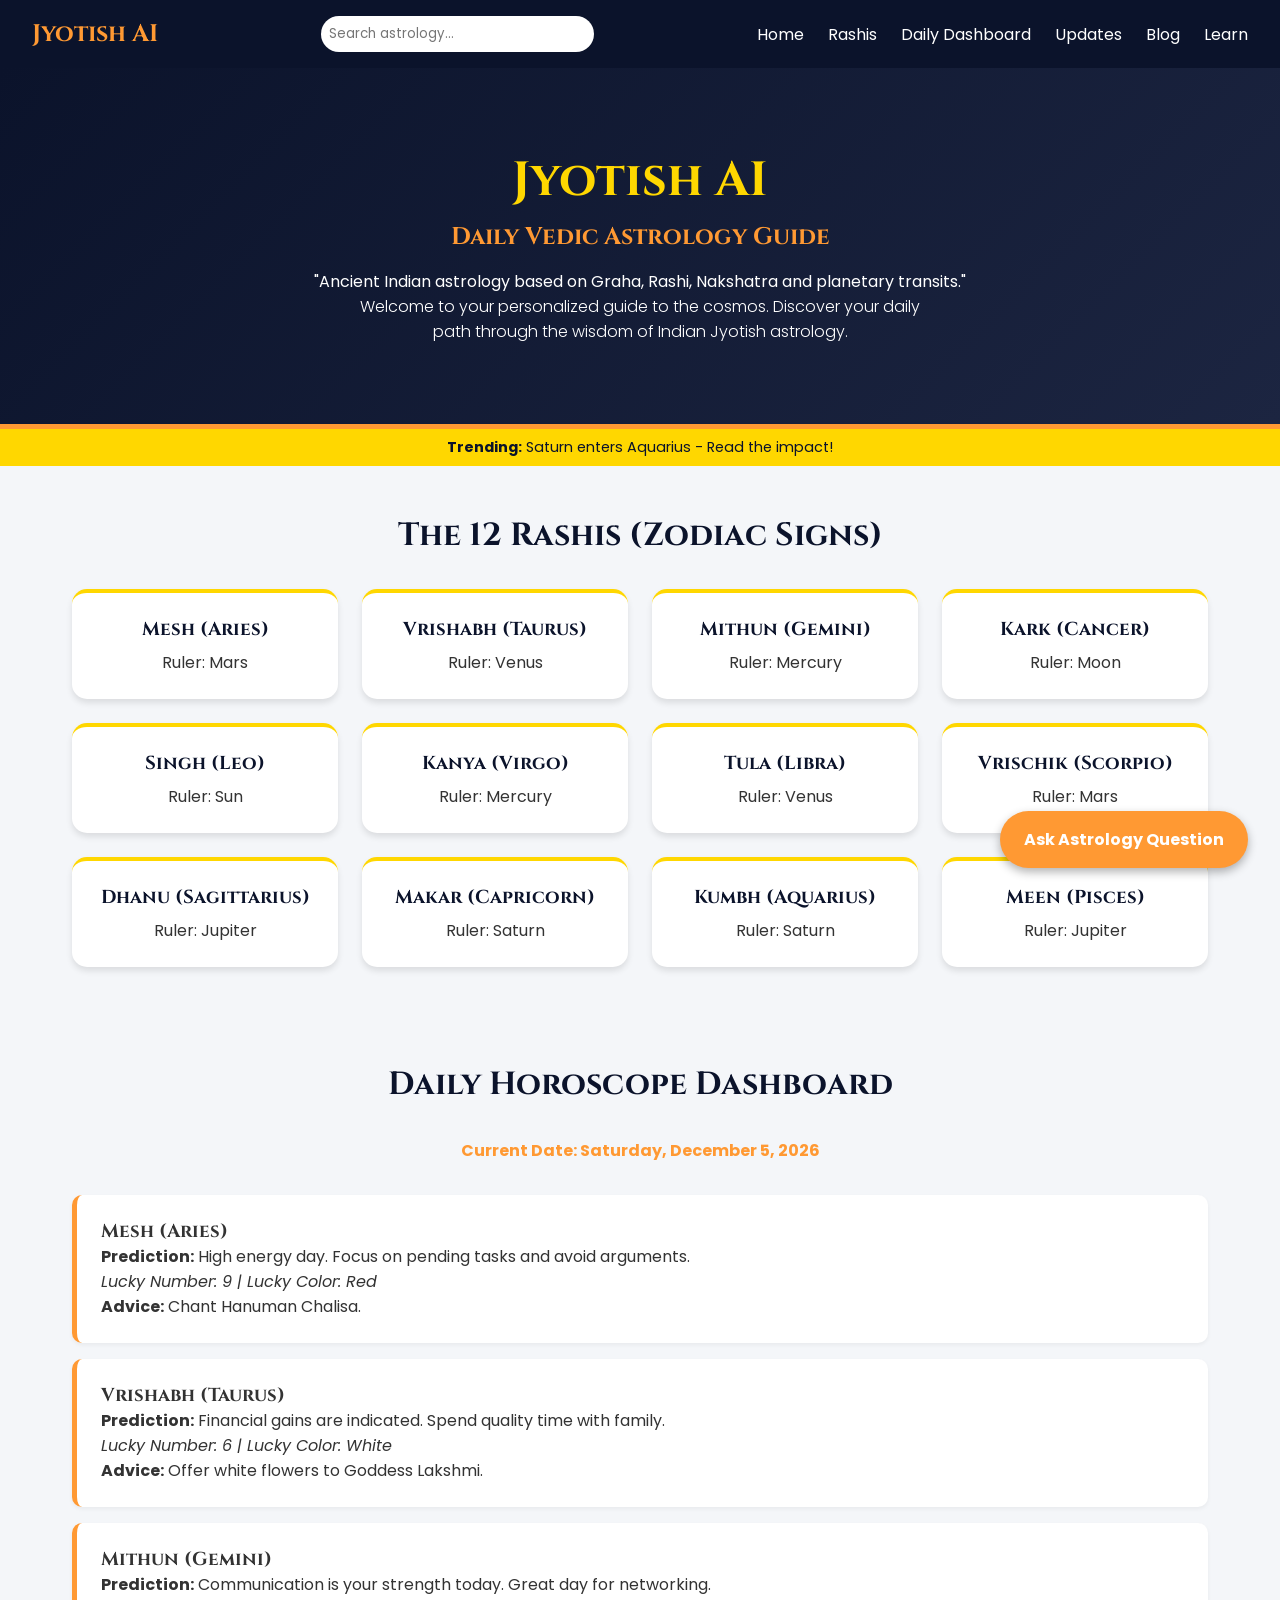
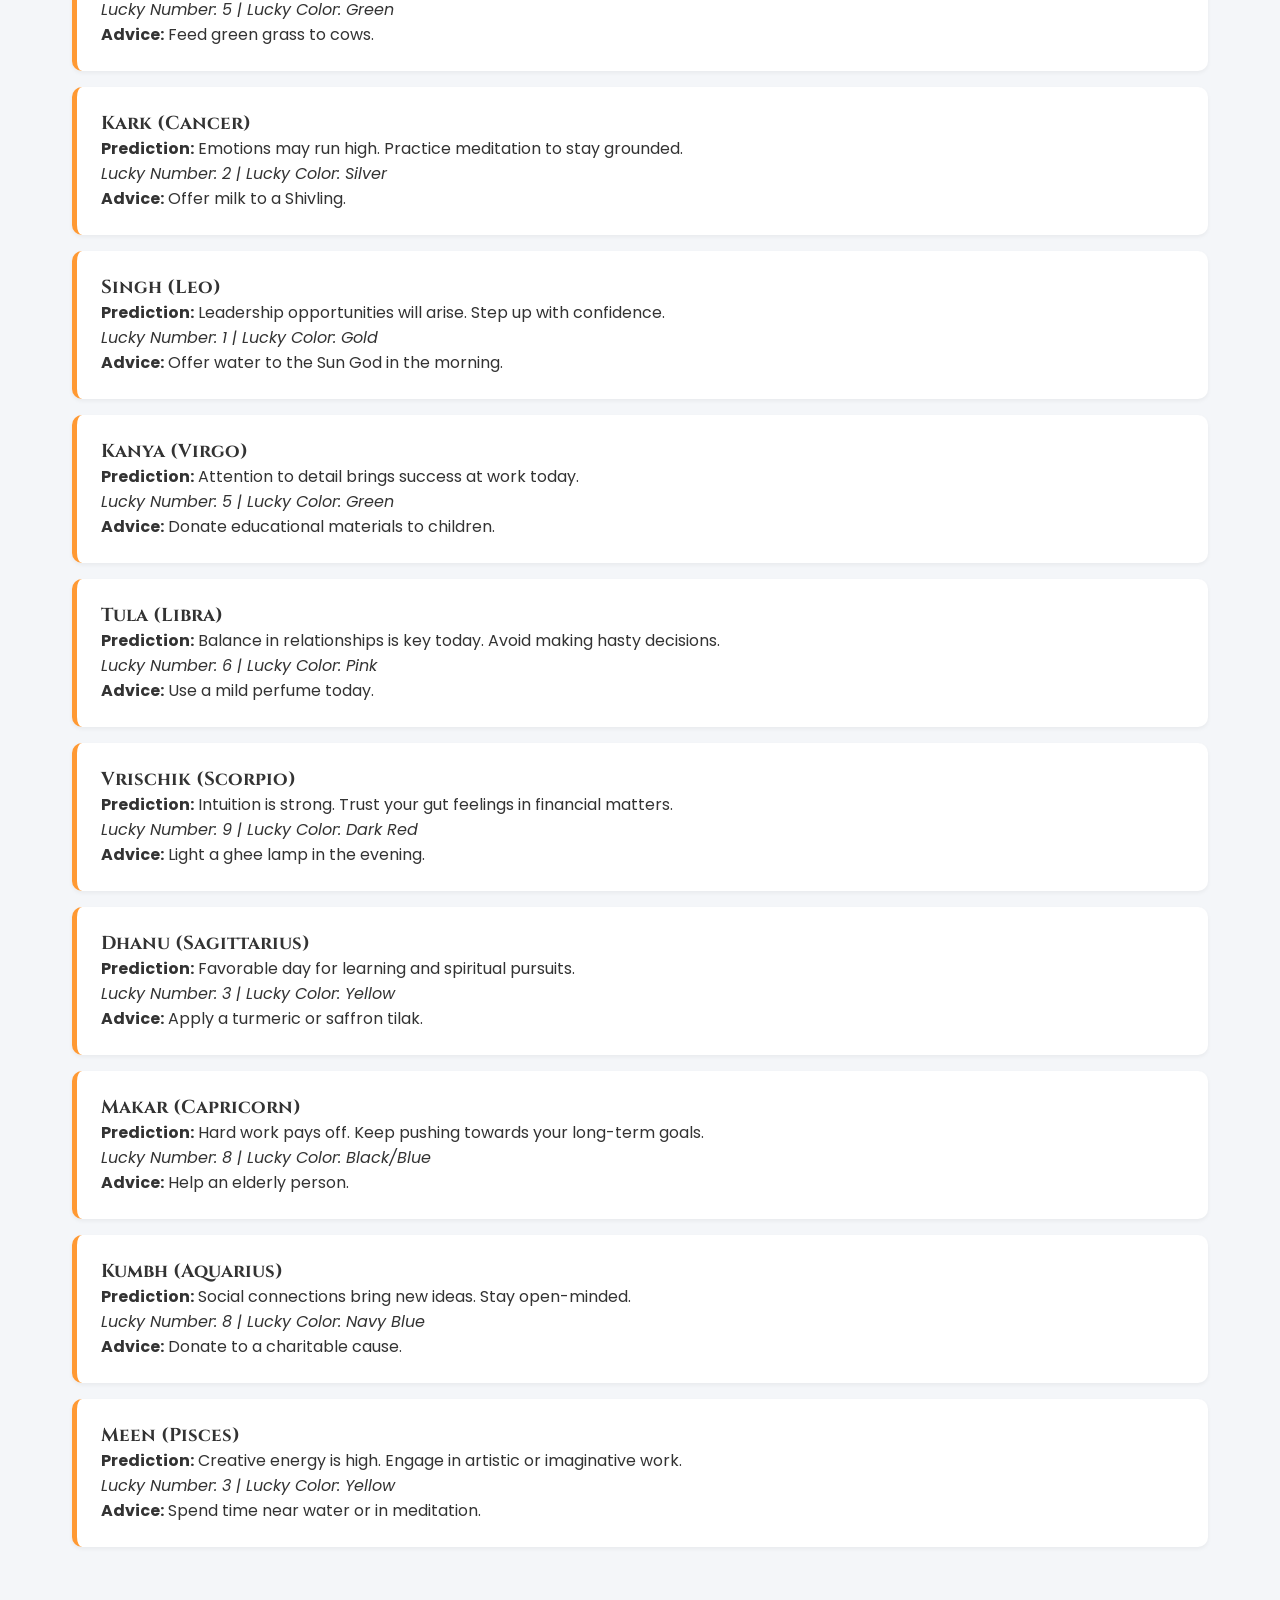
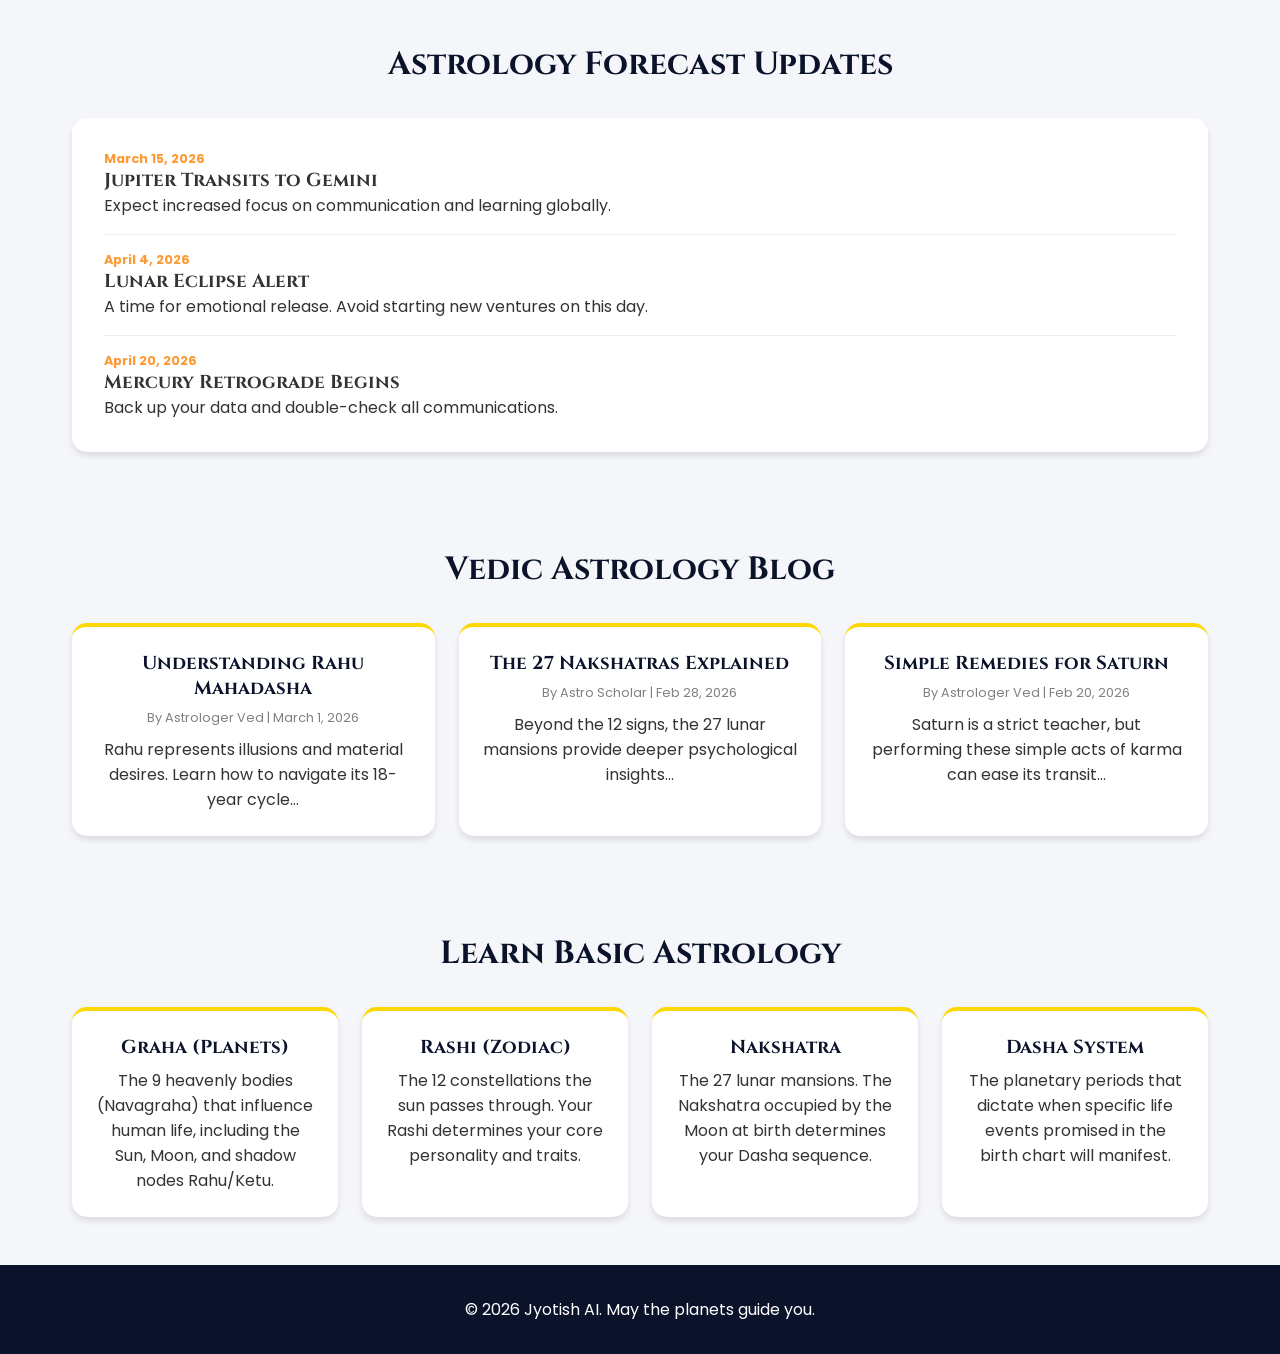
<file: index.html>
<!DOCTYPE html>
<html lang="en">
<head>
    <meta charset="UTF-8">
    <meta name="viewport" content="width=device-width, initial-scale=1.0">
    <title>Jyotish AI – Daily Vedic Astrology Guide</title>
    <link rel="stylesheet" href="style.css">
    <link href="https://fonts.googleapis.com/css2?family=Poppins:wght@300;400;600&family=Cinzel:wght@500;700&display=swap" rel="stylesheet">
</head>
<body>

    <nav>
        <div class="logo">Jyotish AI</div>
        <div class="search-bar">
            <input type="text" id="searchInput" placeholder="Search astrology...">
        </div>
        <ul class="nav-links">
            <li><a href="#home">Home</a></li>
            <li><a href="#rashis">Rashis</a></li>
            <li><a href="#dashboard">Daily Dashboard</a></li>
            <li><a href="#updates">Updates</a></li>
            <li><a href="#blog">Blog</a></li>
            <li><a href="#learn">Learn</a></li>
        </ul>
    </nav>

    <header id="home">
        <div class="hero-content">
            <h1>Jyotish AI</h1>
            <h2>Daily Vedic Astrology Guide</h2>
            <p>"Ancient Indian astrology based on Graha, Rashi, Nakshatra and planetary transits."</p>
            <p class="welcome-text">Welcome to your personalized guide to the cosmos. Discover your daily path through the wisdom of Indian Jyotish astrology.</p>
        </div>
    </header>

    <div class="trending-panel">
        <strong>Trending:</strong> <span id="trending-text">Saturn enters Aquarius - Read the impact!</span>
    </div>

    <main>
        <section id="rashis" class="section">
            <h2 class="section-title">The 12 Rashis (Zodiac Signs)</h2>
            <div id="rashi-grid" class="grid-container">
                </div>
        </section>

        <section id="dashboard" class="section dashboard-section">
            <h2 class="section-title">Daily Horoscope Dashboard</h2>
            <p class="date-display">Current Date: <span id="current-date"></span></p>
            <div id="dashboard-list" class="dashboard-list">
                </div>
        </section>

        <section id="updates" class="section">
            <h2 class="section-title">Astrology Forecast Updates</h2>
            <div id="updates-feed" class="updates-feed">
                </div>
        </section>

        <section id="blog" class="section">
            <h2 class="section-title">Vedic Astrology Blog</h2>
            <div id="blog-grid" class="grid-container">
                </div>
        </section>

        <section id="learn" class="section">
            <h2 class="section-title">Learn Basic Astrology</h2>
            <div id="learn-grid" class="grid-container">
                </div>
        </section>
    </main>

    <div id="rashi-modal" class="modal hidden">
        <div class="modal-content">
            <span class="close-btn" onclick="closeModal()">&times;</span>
            <h2 id="modal-title"></h2>
            <p><strong>Planet Influence:</strong> <span id="modal-planet"></span></p>
            <p><strong>Lucky Color:</strong> <span id="modal-color"></span></p>
            <p><strong>Lucky Number:</strong> <span id="modal-number"></span></p>
            <div class="modal-body">
                <h3>Today's Prediction</h3>
                <p id="modal-prediction"></p>
                <h3>Guidance</h3>
                <p id="modal-advice"></p>
            </div>
        </div>
    </div>

    <button id="fab" onclick="toggleChat()">Ask Astrology Question</button>

    <div id="chatbox" class="chatbox hidden">
        <div class="chat-header">
            <h3>Vedic Astro Assistant</h3>
            <button onclick="toggleChat()">X</button>
        </div>
        <div id="chat-output" class="chat-output">
            <div class="message bot">Namaste! I am your Jyotish assistant. How can I help you today? (e.g., "What is Saturn transit?", "Aries today")</div>
        </div>
        <div class="chat-input-area">
            <input type="text" id="chat-input" placeholder="Type your question..." onkeypress="handleChatEnter(event)">
            <button onclick="sendMessage()">Send</button>
        </div>
    </div>

    <footer>
        <p>&copy; 2026 Jyotish AI. May the planets guide you.</p>
    </footer>

    <script src="script.js"></script>
</body>
  </html>
</file>
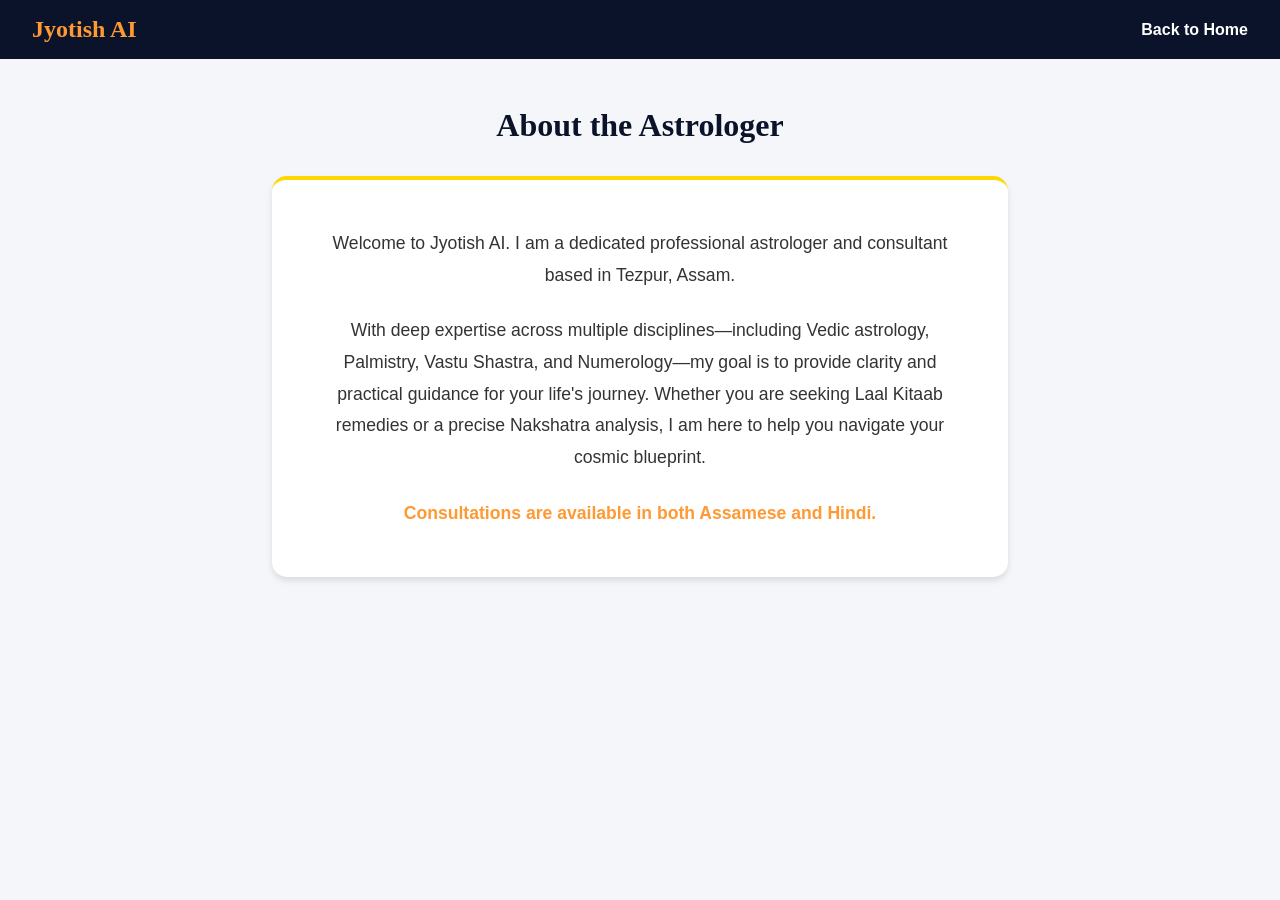
<file: about.html>
<!DOCTYPE html>
<html lang="en">
<head>
    <meta charset="UTF-8">
    <meta name="viewport" content="width=device-width, initial-scale=1.0">
    <title>About - Jyotish AI</title>
    <link rel="stylesheet" href="style.css">
</head>
<body>
    <nav style="background-color: #0B132B; padding: 1rem 2rem; display: flex; justify-content: space-between;">
        <div class="logo" style="color: #FF9933; font-size: 1.5rem; font-weight: bold; font-family: 'Cinzel', serif;">Jyotish AI</div>
        <a href="index.html" style="color: white; text-decoration: none; font-weight: bold;">Back to Home</a>
    </nav>

    <main class="section" style="padding: 3rem 2rem; max-width: 800px; margin: 0 auto; text-align: center;">
        <h2 class="section-title" style="color: #0B132B; margin-bottom: 2rem; font-size: 2rem; font-family: 'Cinzel', serif;">About the Astrologer</h2>
        
        <div class="card" style="padding: 3rem;">
            <p style="font-size: 1.1rem; line-height: 1.8; margin-bottom: 1.5rem;">
                Welcome to Jyotish AI. I am a dedicated professional astrologer and consultant based in Tezpur, Assam. 
            </p>
            <p style="font-size: 1.1rem; line-height: 1.8; margin-bottom: 1.5rem;">
                With deep expertise across multiple disciplines—including Vedic astrology, Palmistry, Vastu Shastra, and Numerology—my goal is to provide clarity and practical guidance for your life's journey. Whether you are seeking Laal Kitaab remedies or a precise Nakshatra analysis, I am here to help you navigate your cosmic blueprint.
            </p>
            <p style="font-size: 1.1rem; line-height: 1.8; color: #FF9933; font-weight: bold;">
                Consultations are available in both Assamese and Hindi.
            </p>
        </div>
    </main>
</body>
</html>
</file>
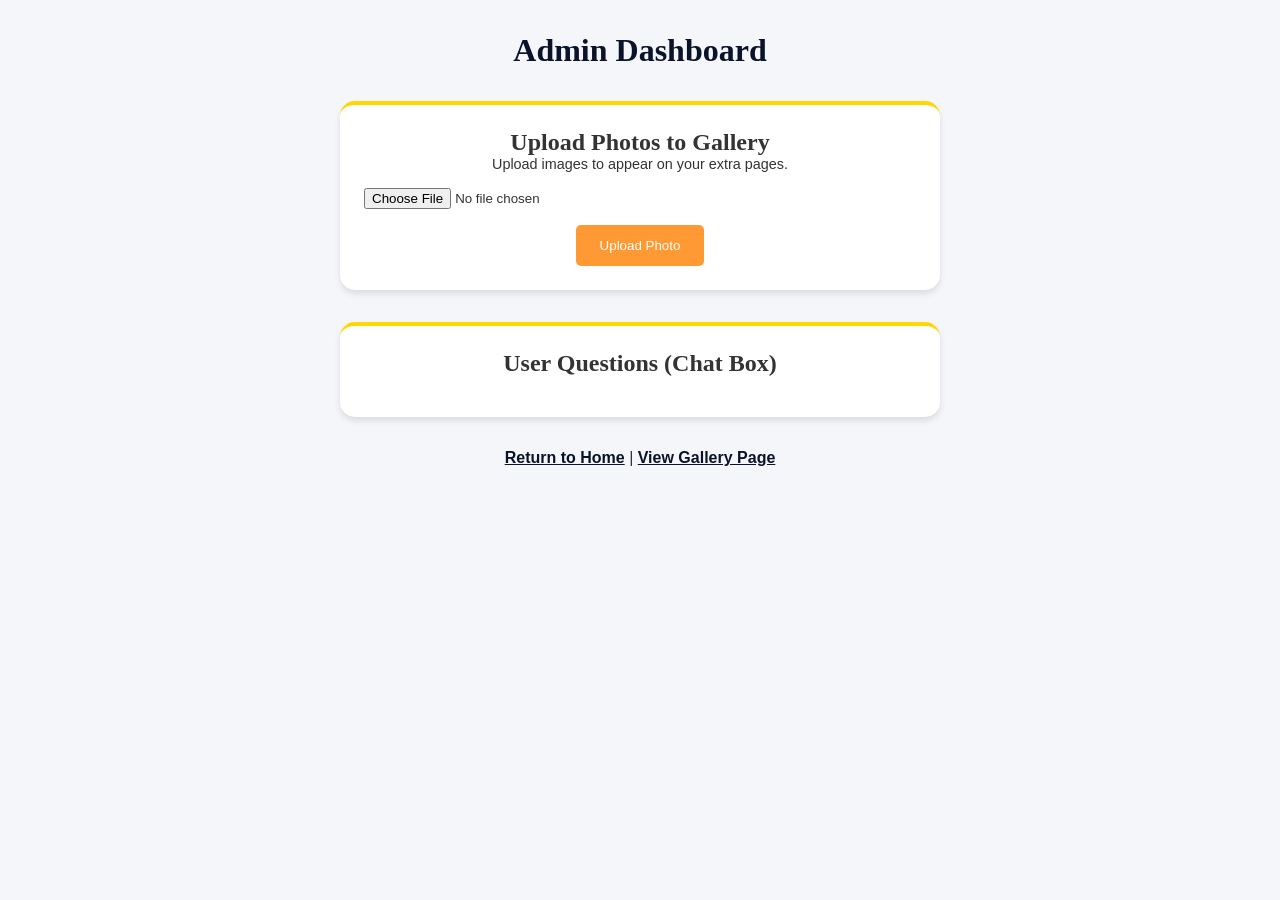
<file: admin.html>
<!DOCTYPE html>
<html lang="en">
<head>
    <meta charset="UTF-8">
    <meta name="viewport" content="width=device-width, initial-scale=1.0">
    <title>Admin - Jyotish AI</title>
    <link rel="stylesheet" href="style.css">
</head>
<body style="background-color: var(--bg-light); padding: 2rem;">

    <h1 style="text-align: center; color: var(--dark-blue);">Admin Dashboard</h1>

    <div class="card" style="max-width: 600px; margin: 2rem auto;">
        <h2>Upload Photos to Gallery</h2>
        <p style="font-size: 0.9rem; margin-bottom: 1rem;">Upload images to appear on your extra pages.</p>
        <input type="file" id="photoInput" accept="image/*" style="margin-bottom: 1rem; width: 100%;">
        <button onclick="savePhoto()" style="background: var(--saffron); color: white; border: none; padding: 0.8rem 1.5rem; border-radius: 5px; cursor: pointer;">Upload Photo</button>
        <p id="upload-status" style="color: green; margin-top: 10px; display: none;">Photo saved successfully!</p>
    </div>

    <div class="card" style="max-width: 600px; margin: 2rem auto;">
        <h2>User Questions (Chat Box)</h2>
        <div id="admin-questions" style="margin-top: 1rem; text-align: left;">
            </div>
    </div>

    <div style="text-align: center; margin-top: 2rem;">
        <a href="index.html" style="color: var(--dark-blue); font-weight: bold;">Return to Home</a> | 
        <a href="gallery.html" style="color: var(--dark-blue); font-weight: bold;">View Gallery Page</a>
    </div>

    <script src="script.js"></script>
    <script>
        // Load questions when admin page opens
        window.onload = loadAdminQuestions;
    </script>
</body>
</html>
</file>
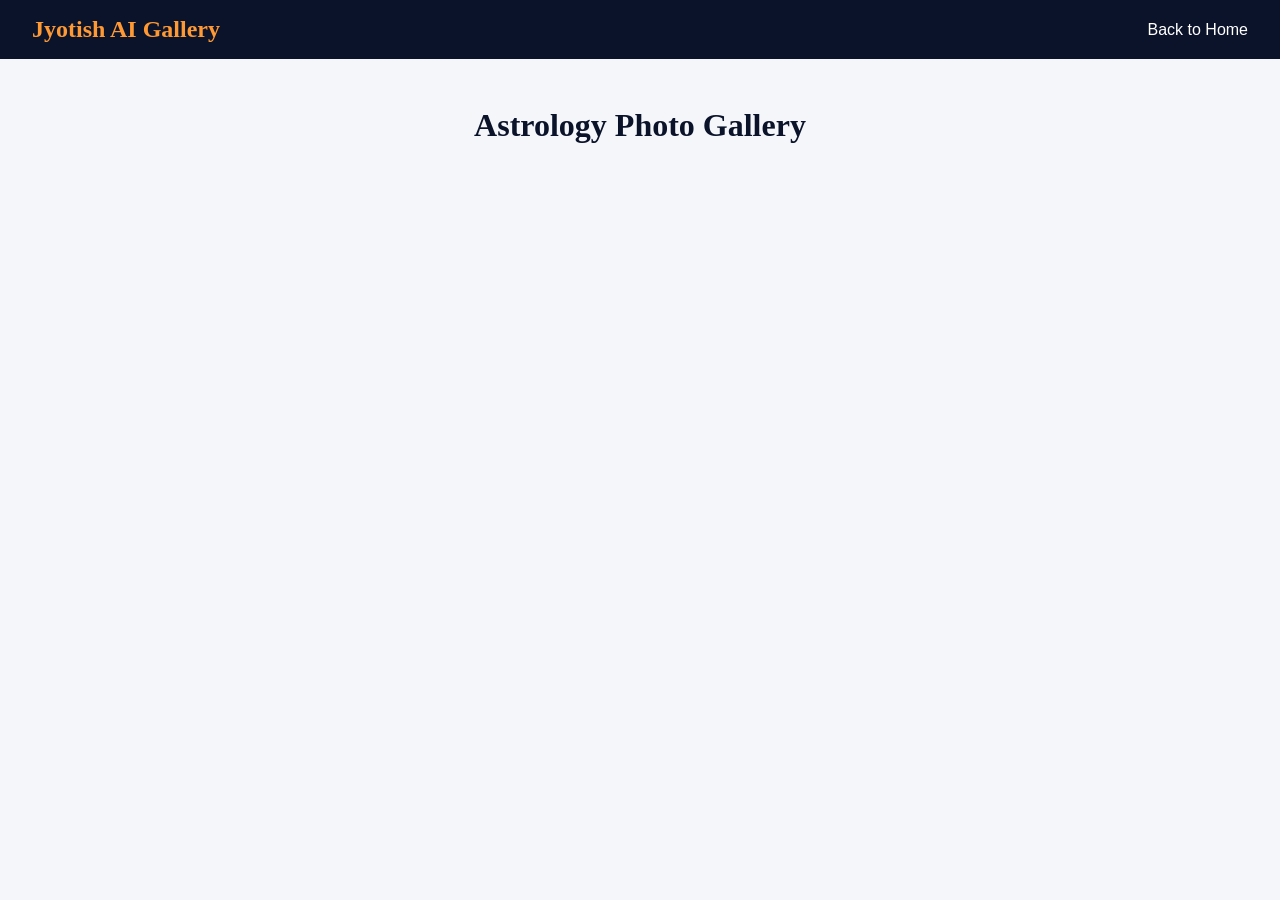
<file: gallery.html>
<!DOCTYPE html>
<html lang="en">
<head>
    <meta charset="UTF-8">
    <meta name="viewport" content="width=device-width, initial-scale=1.0">
    <title>Photo Gallery - Jyotish AI</title>
    <link rel="stylesheet" href="style.css">
</head>
<body>
    <nav>
        <div class="logo">Jyotish AI Gallery</div>
        <ul class="nav-links">
            <li><a href="index.html">Back to Home</a></li>
        </ul>
    </nav>

    <main class="section">
        <h2 class="section-title">Astrology Photo Gallery</h2>
        <div id="photo-gallery" class="grid-container">
            </div>
    </main>

    <script src="script.js"></script>
    <script>
        // Load photos when the gallery page opens
        window.onload = displayGalleryPhotos;
    </script>
</body>
</html>
</file>
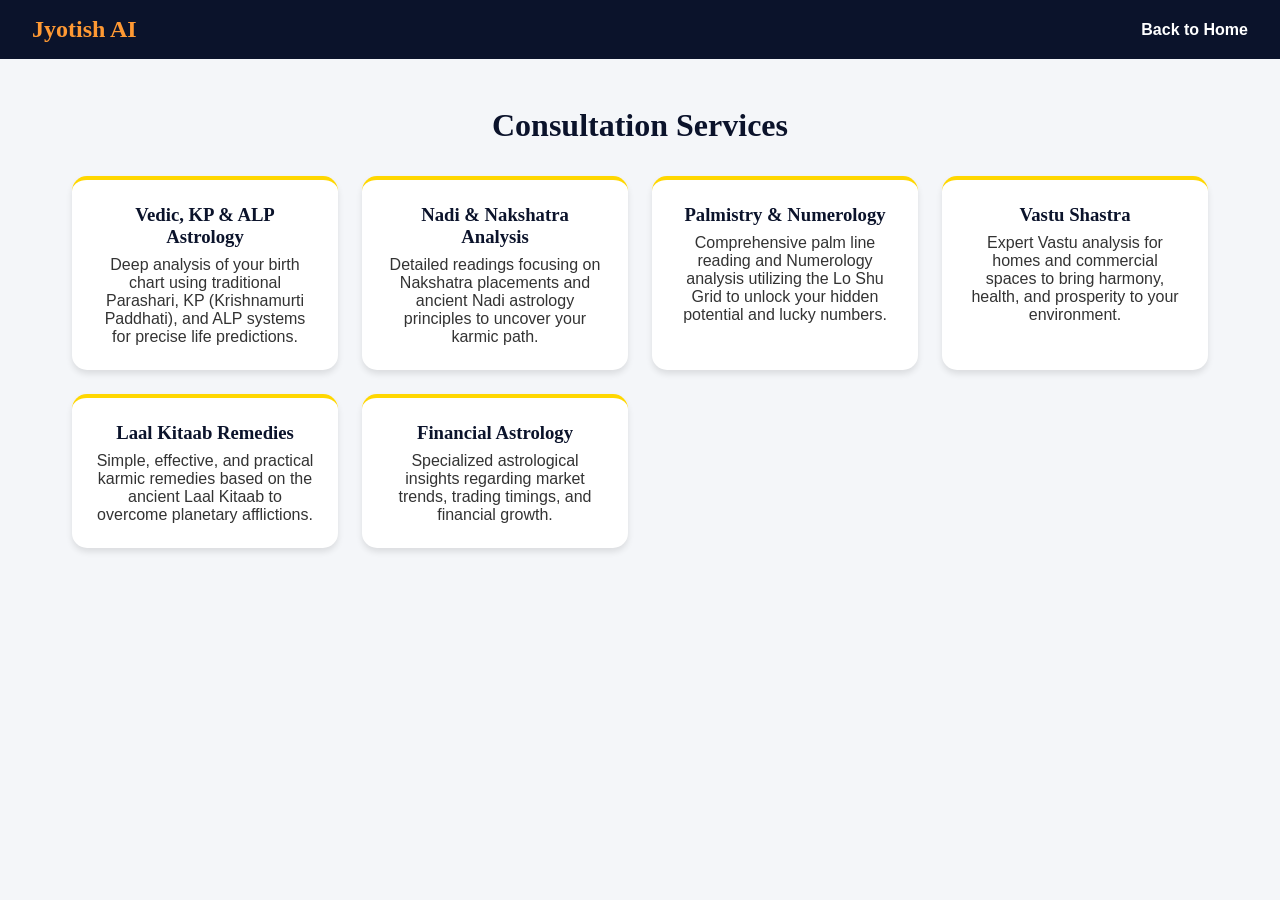
<file: services.html>
<!DOCTYPE html>
<html lang="en">
<head>
    <meta charset="UTF-8">
    <meta name="viewport" content="width=device-width, initial-scale=1.0">
    <title>Astrology Services - Jyotish AI</title>
    <link rel="stylesheet" href="style.css">
</head>
<body>
    <nav style="background-color: #0B132B; padding: 1rem 2rem; display: flex; justify-content: space-between;">
        <div class="logo" style="color: #FF9933; font-size: 1.5rem; font-weight: bold; font-family: 'Cinzel', serif;">Jyotish AI</div>
        <a href="index.html" style="color: white; text-decoration: none; font-weight: bold;">Back to Home</a>
    </nav>

    <main class="section" style="padding: 3rem 2rem; max-width: 1200px; margin: 0 auto;">
        <h2 class="section-title" style="text-align: center; color: #0B132B; margin-bottom: 2rem; font-size: 2rem; font-family: 'Cinzel', serif;">Consultation Services</h2>
        
        <div class="grid-container">
            <div class="card">
                <h3>Vedic, KP & ALP Astrology</h3>
                <p>Deep analysis of your birth chart using traditional Parashari, KP (Krishnamurti Paddhati), and ALP systems for precise life predictions.</p>
            </div>
            <div class="card">
                <h3>Nadi & Nakshatra Analysis</h3>
                <p>Detailed readings focusing on Nakshatra placements and ancient Nadi astrology principles to uncover your karmic path.</p>
            </div>
            <div class="card">
                <h3>Palmistry & Numerology</h3>
                <p>Comprehensive palm line reading and Numerology analysis utilizing the Lo Shu Grid to unlock your hidden potential and lucky numbers.</p>
            </div>
            <div class="card">
                <h3>Vastu Shastra</h3>
                <p>Expert Vastu analysis for homes and commercial spaces to bring harmony, health, and prosperity to your environment.</p>
            </div>
            <div class="card">
                <h3>Laal Kitaab Remedies</h3>
                <p>Simple, effective, and practical karmic remedies based on the ancient Laal Kitaab to overcome planetary afflictions.</p>
            </div>
            <div class="card">
                <h3>Financial Astrology</h3>
                <p>Specialized astrological insights regarding market trends, trading timings, and financial growth.</p>
            </div>
        </div>
    </main>
</body>
</html>
</file>
<file: style.css>
/* Color Palette and Variables */
:root {
    --dark-blue: #0B132B;
    --light-blue: #1C2541;
    --saffron: #FF9933;
    --gold: #FFD700;
    --gold-dark: #DAA520;
    --bg-light: #F4F6F9;
    --text-light: #FFFFFF;
    --text-dark: #333333;
}

/* Global Styles */
* {
    margin: 0;
    padding: 0;
    box-sizing: border-box;
    font-family: 'Poppins', sans-serif;
}

body {
    background-color: var(--bg-light);
    color: var(--text-dark);
    scroll-behavior: smooth;
}

h1, h2, h3, .logo {
    font-family: 'Cinzel', serif;
}

/* Navigation */
nav {
    background-color: var(--dark-blue);
    color: var(--gold);
    display: flex;
    justify-content: space-between;
    align-items: center;
    padding: 1rem 2rem;
    position: sticky;
    top: 0;
    z-index: 1000;
}

.logo {
    font-size: 1.5rem;
    font-weight: bold;
    color: var(--saffron);
}

.search-bar input {
    padding: 0.5rem;
    border-radius: 20px;
    border: none;
    outline: none;
}

.nav-links {
    list-style: none;
    display: flex;
    gap: 1.5rem;
}

.nav-links a {
    color: var(--text-light);
    text-decoration: none;
    transition: color 0.3s;
}

.nav-links a:hover {
    color: var(--gold);
}

/* Header / Hero */
header {
    background: linear-gradient(135deg, var(--dark-blue), var(--light-blue));
    color: var(--text-light);
    text-align: center;
    padding: 5rem 2rem;
    border-bottom: 5px solid var(--saffron);
}

header h1 {
    font-size: 3rem;
    color: var(--gold);
    margin-bottom: 0.5rem;
}

header h2 {
    font-size: 1.5rem;
    color: var(--saffron);
    margin-bottom: 1rem;
}

.welcome-text {
    max-width: 600px;
    margin: 0 auto;
    font-weight: 300;
}

.trending-panel {
    background-color: var(--gold);
    color: var(--dark-blue);
    padding: 0.5rem 2rem;
    text-align: center;
    font-size: 0.9rem;
}

/* Sections */
.section {
    padding: 3rem 2rem;
    max-width: 1200px;
    margin: 0 auto;
}

.section-title {
    text-align: center;
    color: var(--dark-blue);
    margin-bottom: 2rem;
    font-size: 2rem;
}

.grid-container {
    display: grid;
    grid-template-columns: repeat(auto-fit, minmax(250px, 1fr));
    gap: 1.5rem;
}

/* Cards */
.card {
    background: white;
    padding: 1.5rem;
    border-radius: 15px;
    box-shadow: 0 4px 6px rgba(0,0,0,0.1);
    text-align: center;
    cursor: pointer;
    transition: transform 0.3s, box-shadow 0.3s;
    border-top: 4px solid var(--gold);
}

.card:hover {
    transform: translateY(-5px);
    box-shadow: 0 8px 15px rgba(0,0,0,0.2);
    border-top: 4px solid var(--saffron);
}

.card h3 {
    color: var(--dark-blue);
    margin-bottom: 0.5rem;
}

/* Dashboard List */
.dashboard-list {
    display: flex;
    flex-direction: column;
    gap: 1rem;
}

.dashboard-item {
    background: white;
    padding: 1.5rem;
    border-radius: 10px;
    border-left: 5px solid var(--saffron);
    box-shadow: 0 2px 4px rgba(0,0,0,0.05);
}

.date-display {
    text-align: center;
    margin-bottom: 2rem;
    font-weight: bold;
    color: var(--saffron);
}

/* Updates Feed */
.updates-feed {
    background: white;
    padding: 2rem;
    border-radius: 15px;
    box-shadow: 0 4px 6px rgba(0,0,0,0.1);
}

.update-item {
    border-bottom: 1px solid #eee;
    padding-bottom: 1rem;
    margin-bottom: 1rem;
}

.update-item:last-child {
    border-bottom: none;
    margin-bottom: 0;
    padding-bottom: 0;
}

.update-date {
    color: var(--saffron);
    font-size: 0.8rem;
    font-weight: bold;
}

/* Modal */
.modal {
    position: fixed;
    top: 0; left: 0; width: 100%; height: 100%;
    background: rgba(0,0,0,0.7);
    display: flex;
    justify-content: center;
    align-items: center;
    z-index: 2000;
}

.modal.hidden {
    display: none;
}

.modal-content {
    background: white;
    padding: 2rem;
    border-radius: 15px;
    max-width: 500px;
    width: 90%;
    position: relative;
    border-top: 5px solid var(--gold);
}

.close-btn {
    position: absolute;
    top: 10px; right: 15px;
    font-size: 1.5rem;
    cursor: pointer;
    color: var(--dark-blue);
}

/* Floating Button */
#fab {
    position: fixed;
    bottom: 2rem; right: 2rem;
    background-color: var(--saffron);
    color: white;
    border: none;
    padding: 1rem 1.5rem;
    border-radius: 30px;
    font-size: 1rem;
    font-weight: bold;
    cursor: pointer;
    box-shadow: 0 4px 10px rgba(0,0,0,0.3);
    z-index: 1500;
    transition: background 0.3s;
}

#fab:hover {
    background-color: var(--gold-dark);
}

/* Chatbox */
.chatbox {
    position: fixed;
    bottom: 5rem; right: 2rem;
    width: 350px;
    background: white;
    border-radius: 15px;
    box-shadow: 0 5px 15px rgba(0,0,0,0.3);
    display: flex;
    flex-direction: column;
    overflow: hidden;
    z-index: 1500;
}

.chatbox.hidden {
    display: none;
}

.chat-header {
    background: var(--dark-blue);
    color: var(--gold);
    padding: 1rem;
    display: flex;
    justify-content: space-between;
}

.chat-header button {
    background: none; border: none; color: white; cursor: pointer; font-size: 1.2rem;
}

.chat-output {
    height: 300px;
    overflow-y: auto;
    padding: 1rem;
    background: var(--bg-light);
    display: flex;
    flex-direction: column;
    gap: 0.5rem;
}

.message {
    padding: 0.8rem;
    border-radius: 10px;
    max-width: 80%;
    font-size: 0.9rem;
}

.message.bot {
    background: white;
    align-self: flex-start;
    border-left: 3px solid var(--saffron);
}

.message.user {
    background: var(--light-blue);
    color: white;
    align-self: flex-end;
}

.chat-input-area {
    display: flex;
    padding: 0.5rem;
    background: white;
    border-top: 1px solid #ddd;
}

.chat-input-area input {
    flex: 1;
    padding: 0.5rem;
    border: 1px solid #ddd;
    border-radius: 5px;
    outline: none;
}

.chat-input-area button {
    background: var(--saffron);
    color: white;
    border: none;
    padding: 0.5rem 1rem;
    margin-left: 0.5rem;
    border-radius: 5px;
    cursor: pointer;
}

footer {
    text-align: center;
    padding: 2rem;
    background: var(--dark-blue);
    color: white;
}

/* Mobile Responsive */
@media (max-width: 768px) {
    .nav-links { display: none; } /* Could add a hamburger menu logic later */
    nav { flex-direction: column; gap: 1rem; }
    .search-bar input { width: 100%; }
    .chatbox { width: 90%; right: 5%; bottom: 80px; }
      }
</file>
